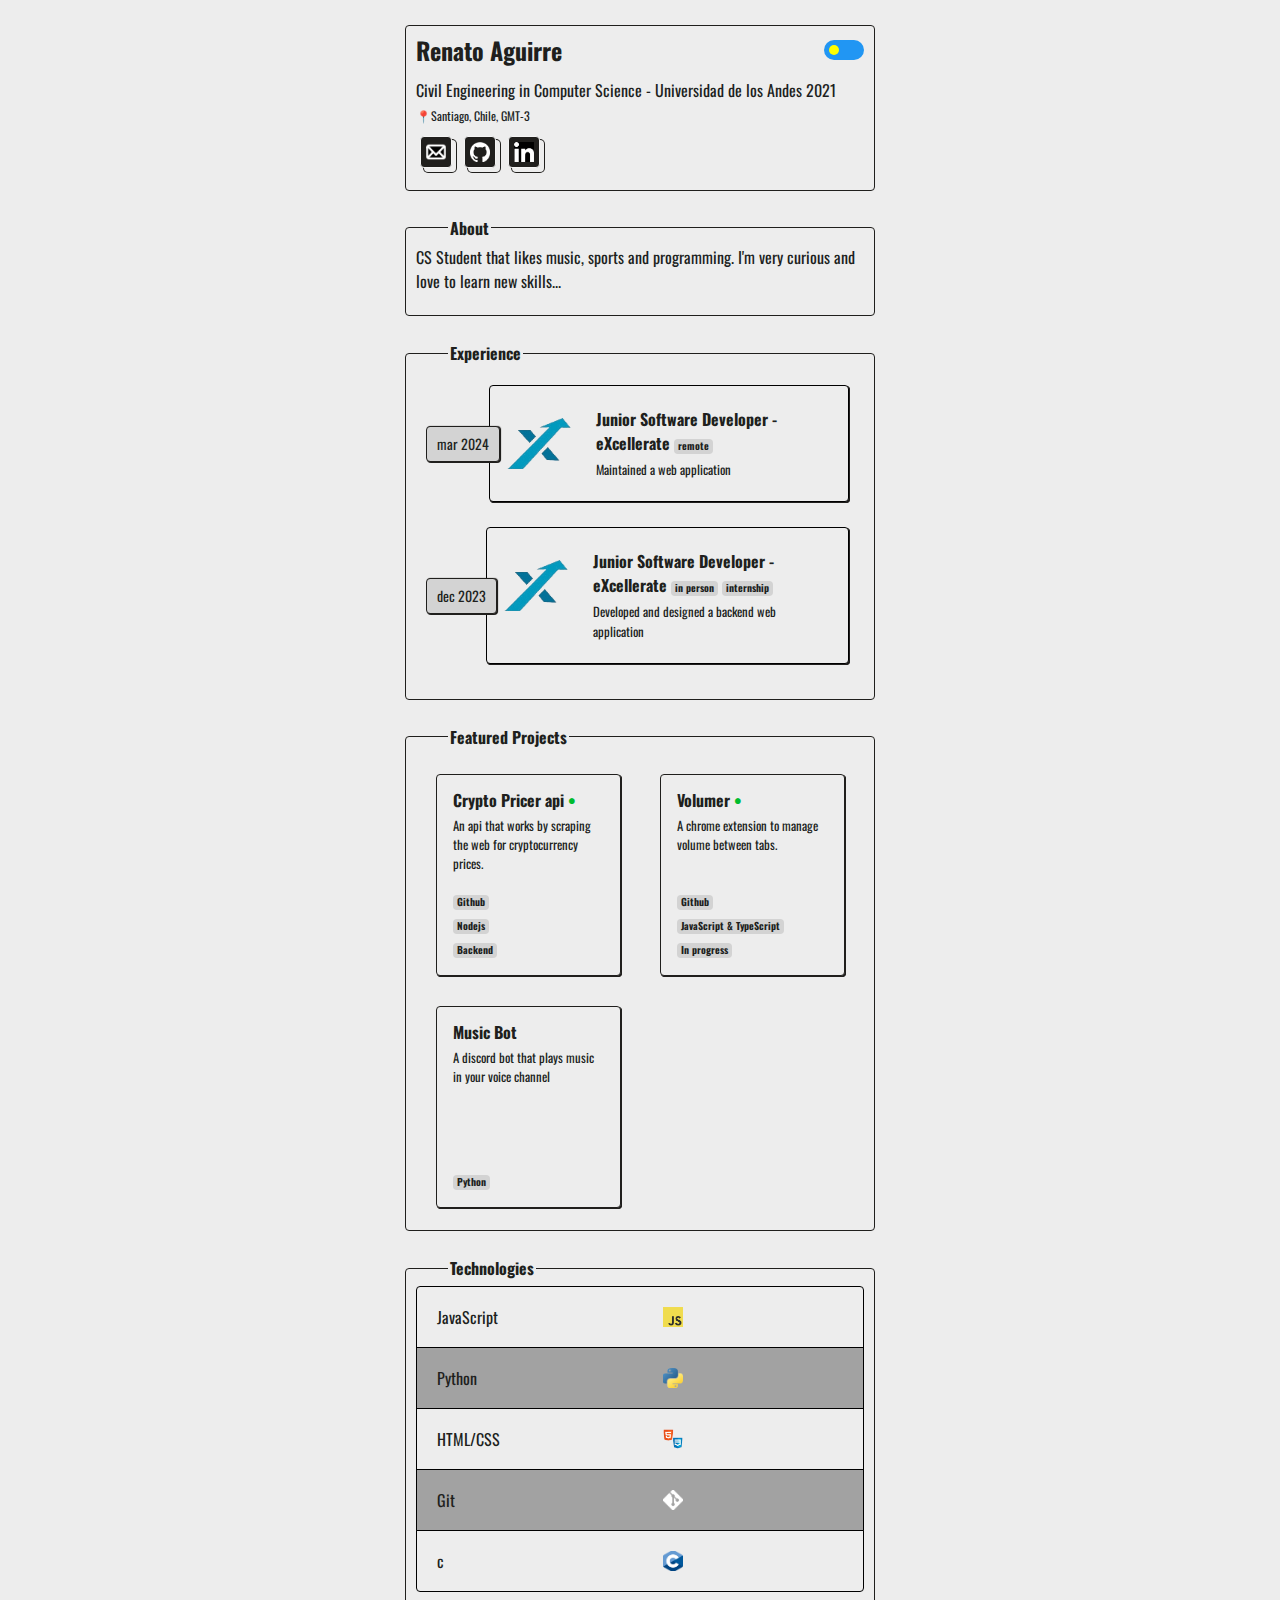
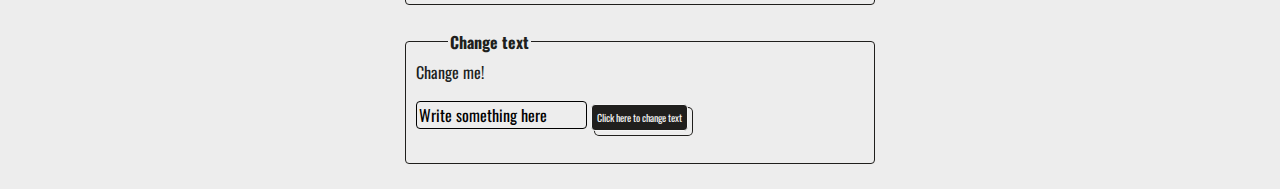
<file: index.html>
<!DOCTYPE html>
<html lang="en" data-theme="light">
  <head>
    <meta charset="UTF-8" />
    <meta name="viewport" content="width=device-width, initial-scale=1.0" />
    <link
      rel="stylesheet"
      href="https://cdn.jsdelivr.net/npm/bootstrap@4.3.1/dist/css/bootstrap.min.css"
      integrity="sha384-ggOyR0iXCbMQv3Xipma34MD+dH/1fQ784/j6cY/iJTQUOhcWr7x9JvoRxT2MZw1T"
      crossorigin="anonymous"
    />
    <link rel="preconnect" href="https://fonts.googleapis.com" />
    <link rel="preconnect" href="https://fonts.gstatic.com" crossorigin />
    <link
      href="https://fonts.googleapis.com/css2?family=Oswald:wght@200..700&display=swap"
      rel="stylesheet"
    />
    <link rel="stylesheet" href="./src/style.css" />
    <link rel="icon" type="image/x-icon" href="./assets/z.png" />
    <title>RenatoAguirre</title>
  </head>
  <body>
    <div class="container">
      <fieldset id="head">
        <!-- <legend class="legend">Renato Aguirre</legend> -->
        <h2 id="Title" class="title">
          Renato Aguirre
          <label class="switch">
            <input type="checkbox" id="toggle" />
            <span class="slider"></span>
          </label>
        </h2>
        <h4 id="MajorCollegeAndYear">
          Civil Engineering in Computer Science - Universidad de los Andes 2021
        </h4>
        <text id="location">📍Santiago, Chile, GMT-3</text>

        <div clas="button div">
          <a
            class="button-link"
            role="button"
            href="mailto:renatoagu6@gmail.com"
            target="_blank"
            rel="noreferrer noopener"
          >
            <img id="mail-logo" src="./assets/mail.png" />
          </a>
          <a
            class="button-link"
            role="button"
            href="https://github.com/RenatoAguirre"
            target="_blank"
            rel="noreferrer noopener"
          >
            <img id="github-logo" src="./assets/github-mark-white.png" />
          </a>
          <a
            class="button-link"
            role="button"
            href="https://www.linkedin.com/in/renato-aguirre-5038b5293/"
            target="_blank"
            rel="noreferrer noopener"
          >
            <img id="linkedin-logo" src="./assets/linkedin-white.png" />
          </a>
        </div>
      </fieldset>

      <fieldset id="about">
        <legend>About</legend>
        <p id="Summary">
          CS Student that likes music, sports and programming. I'm very curious
          and love to learn new skills...
        </p>
      </fieldset>

      <fieldset id="experience-fieldset">
        <legend>Experience</legend>
        <ul class="list-group list-group-horizontal" id="work-experience">
          <li class="list-group-item" id="date-holder">
            <span
              class="badge text-bg-secondary"
              id="job-date"
              data-bs-toggle="tooltip"
              data-bs-custom-class="custom-tooltip"
              data-bs-title="mar 2024 - present"
              >mar 2024</span
            >
          </li>
          <li class="list-group-item d-flex">
            <img class="work-logo" src="./assets/excellerateco_logo.png" />
            <div class="job-text-container">
              <div class="job-title">
                Junior Software Developer - eXcellerate
                <span class="badge text-bg-secondary" id="job-mode">
                  remote</span
                >
              </div>
              <p class="job-desc">Maintained a web application</p>
            </div>
          </li>
        </ul>
        <ul class="list-group list-group-horizontal" id="work-experience">
          <li class="list-group-item" id="date-holder">
            <span
              class="badge text-bg-secondary"
              id="job-date"
              data-bs-toggle="tooltip"
              data-bs-custom-class="custom-tooltip"
              data-bs-title="dec 2023 - mar 2024"
              >dec 2023</span
            >
          </li>
          <li class="list-group-item d-flex">
            <img class="work-logo" src="./assets/excellerateco_logo.png" />
            <div class="job-text-container">
              <div class="job-title">
                Junior Software Developer - eXcellerate
                <span class="badge text-bg-secondary" id="job-mode">
                  in person</span
                >
                <span class="badge text-bg-secondary" id="job-mode">
                  internship</span
                >
              </div>
              <p class="job-desc">
                Developed and designed a backend web application
              </p>
            </div>
          </li>
        </ul>
      </fieldset>

      <fieldset id="projects">
        <legend>Featured Projects</legend>
        <div class="container text-center">
          <div class="row">
            <div class="col">
              <div class="card" style="width: 185px;">
                <div class="card-body">
                  <h5 class="card-title">Crypto Pricer api <span id="card-title-span">•</span></h5>
                  <p class="card-text">An api that works by scraping the web for cryptocurrency prices.</p>
                  <div class="badge-container">
                    <span class="badge text-bg-secondary" id="project-badge"><a
                      href="https://github.com/RenatoAguirre/crypto_pricer_api"
                      target="_blank"
                      rel="noreferrer noopener"
                    >Github</a></span> <br>
                    <span class="badge text-bg-secondary" id="project-badge">Nodejs</span> <br>
                    <span class="badge text-bg-secondary" id="project-badge">Backend</span> <br>
                  </div>
                </div>
              </div>
            </div>
            <div class="col">
              <div class="card" style="width: 185px;">
                <div class="card-body">
                  <h5 class="card-title">Volumer <span id="card-title-span">•</span></h5>
                  <p class="card-text">A chrome extension to manage volume between tabs.</p>
                  <div class="badge-container">
                    <span class="badge text-bg-secondary" id="project-badge"><a
                      href="https://github.com/RenatoAguirre/Volumer"
                      target="_blank"
                      rel="noreferrer noopener"
                    >Github</a></span> <br>
                    <span class="badge text-bg-secondary" id="project-badge">JavaScript & TypeScript</span> <br>
                    <span class="badge text-bg-secondary" id="project-badge">In progress</span>
                  </div>
                </div>
              </div>
            </div>
          </div>

          <div class="row">
            <div class="col">
              <div class="card" style="width: 185px;">
                <div class="card-body">
                  <h5 class="card-title">Music Bot</h5>
                  <p class="card-text">A discord bot that plays music in your voice channel</p>
                  <div class="badge-container">
                    <span class="badge text-bg-secondary" id="project-badge">Python</span> <br>
                  </div>
                </div>
              </div>
            </div>
          </div>
        </div>
      </fieldset>

      <fieldset id="technologies">
        <legend>Technologies</legend>
        <ul class="list-group">
          <li class="list-group-item">
            <div class="row align-items-center">
              <div class="col">JavaScript</div>
              <div class="col">
                <img class="logo" src="./assets/JavaScript-logo.png" />
              </div>
            </div>
          </li>
          <li class="list-group-item-even">
            <div class="row align-items-center">
              <div class="col">Python</div>
              <div class="col">
                <img class="logo" src="./assets/py.png" />
              </div>
            </div>
          </li>
          <li class="list-group-item">
            <div class="row align-items-center">
              <div class="col">HTML/CSS</div>
              <div class="col">
                <img class="logo" src="./assets/htmlcss.png" />
              </div>
            </div>
          </li>
          <li class="list-group-item-even">
            <div class="row align-items-center">
              <div class="col">Git</div>
              <div class="col">
                <img class="logo" src="./assets/Git-Icon-White.png" />
              </div>
            </div>
          </li>
          <li class="list-group-item">
            <div class="row align-items-center">
              <div class="col">c</div>
              <div class="col">
                <img class="logo" src="./assets/C_Logo.png" />
              </div>
            </div>
          </li>
        </ul>
      </fieldset>

      <fieldset id="insert">
        <legend class="legend">Change text</legend>
        <p id="textToReplace">Change me!</p>
        <p id="text">
          <input
            type="text"
            class="textbox"
            placeholder="Write something here"
            id="input"
          /><button class="button-link" id="button">
            Click here to change text
          </button>
        </p>
      </fieldset>
    </div>

    <script
      src="https://cdn.jsdelivr.net/npm/bootstrap@5.3.3/dist/js/bootstrap.bundle.min.js"
      integrity="sha384-YvpcrYf0tY3lHB60NNkmXc5s9fDVZLESaAA55NDzOxhy9GkcIdslK1eN7N6jIeHz"
      crossorigin="anonymous"
    ></script>
    <script src="./src/index.js" type="module"></script>
  </body>
</html>
</file>
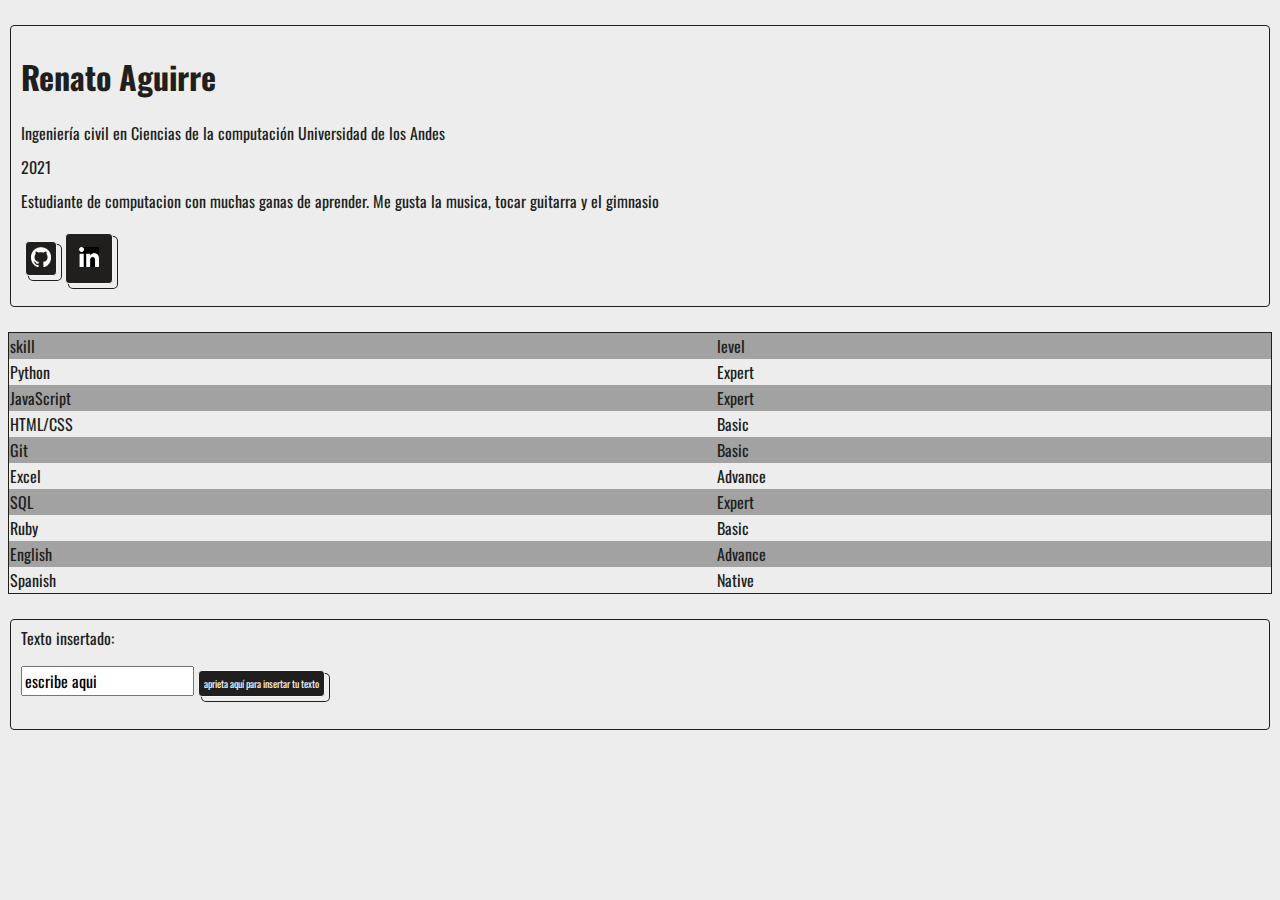
<file: src/index.html>
<!DOCTYPE html>
<html lang="en">
  <head>
    <meta charset="UTF-8" />
    <meta name="viewport" content="width=device-width, initial-scale=1.0" />
    <link rel="stylesheet" href="style.css" />
    <link rel="preconnect" href="https://fonts.googleapis.com" />
    <link rel="preconnect" href="https://fonts.gstatic.com" crossorigin />
    <link
      href="https://fonts.googleapis.com/css2?family=Oswald:wght@200..700&display=swap"
      rel="stylesheet"
    />
    <title>My Personal page</title>
  </head>
  <body>
    <section class="content">
      <fieldset id="head">
        <h1 id="Title" class="title">Renato Aguirre</h1>
        <p id="Major">
          Ingeniería civil en Ciencias de la computación Universidad de los
          Andes <p id="year" class="title">2021</p>
        </p>
        
        <p id="Summary">
          Estudiante de computacion con muchas ganas de aprender. Me gusta la
          musica, tocar guitarra y el gimnasio
        </p>
        <div clas="button div">
          <a 
            class="button-link"
            role="button"
            href="https://github.com/"
            target="_blank"
            rel="noreferrer noopener"
          >
           <img id="github-logo" src="./assets/github-mark-white.png">
           <a 
            class="button-link"
            role="button"
            href="https://www.linkedin.com/in/renato-aguirre-5038b5293/"
            target="_blank"
            rel="noreferrer noopener"
          >
           <img class="logo" id="linkedin-logo" src="./assets/linkedin-white.png">
          </a>
        </div>
      </fieldset>

      <table>
        <tr>
          <td>skill</td>
          <td>level</td>
        </tr>
        <tr>
          <td>Python</td>
          <td>Expert</td>
        </tr>
        <tr>
          <td>JavaScript</td>
          <td>Expert</td>
        </tr>
        <tr>
          <td>HTML/CSS</td>
          <td>Basic</td>
        </tr>
        <tr>
          <td>Git</td>
          <td>Basic</td>
        </tr>
        <tr>
          <td>Excel</td>
          <td>Advance</td>
        </tr>
        <tr>
          <td>SQL</td>
          <td>Expert</td>
        </tr>
        <tr>
          <td>Ruby</td>
          <td>Basic</td>
        </tr>
        <tr>
          <td>English</td>
          <td>Advance</td>
        </tr>
        <tr>
          <td>Spanish</td>
          <td>Native</td>
        </tr>
      </table>

      <fieldset id="insert">
        <p>Texto insertado:</p>
        <p id="text">
          <input type="text" placeholder="escribe aqui" id="input" /><button class="button-link" id="button" 
          >
            aprieta aquí para insertar tu texto
          </button>
        </p>
      </fieldset>
    </section>
    <script src="index.js"></script>
  </body>
</html>
</file>
<file: src/style.css>
html {
  font-family: Oswald, sans-serif;
}

body {
  font-family: Oswald, sans-serif;
  background-color: #ededed;
  color: #201f1d;
  --primary-color: #ededed;
  --secondary-color: #ededed;
  --third-color: black;
  --inverse-color: #201f1d;
  --gray: #d3d3d3;
}

.dark-mode {
  font-family: Oswald;
  background-color: #201f1d;
  color: #ededed;
  --primary-color: #201f1d;
  --secondary-color: gray;
  --third-color: #ededed;
  --inverse-color: #ededed;
  --gray: gray;
}

.container {
  max-width: 500px;
  margin: auto;
  overflow: hidden;
}

legend {
  font-family: Oswald, sans-serif;
  display: block;
  padding-inline-start: 2px;
  padding-inline-end: 2px;
  border-width: initial;
  border-style: none;
  border-color: initial;
  border-image: initial;
  width: auto;
  margin-bottom: 0;
  font-size: 1rem;
}

h2 {
  font-family: Oswald, sans-serif;
  margin-block-start: 0px;
  margin-block-end: 0px;
  font-size: 1.5rem;
  font-weight: bold;
  line-height: normal;
}

h4 {
  font-family: Oswald;
  margin-top: 50px;
  margin-block-start: 10px;
  margin-block-end: 0px;
  font-weight: normal;
  font-size: 1rem;
  line-height: normal;
}

input {
  margin: 0;
  font-family: inherit;
  font-size: 1rem;
  line-height: 1rem;
}

#location {
  margin-block-start: 5px;
  margin-block-end: 0px;
  font-weight: normal;
  font-size: 12px;
}

p {
  font-family: Oswald, sans-serif;
  display: block;
  margin-block-start: 0px;
  margin-block-end: 0px;
  margin-inline-start: 0px;
  margin-inline-end: 0px;
  margin-bottom: 10px;
  font-weight: normal;
}

.list-group-item {
  position: relative;
  display: block;
  padding: 0.75rem 1.25rem;
  margin-bottom: -1px;
  background-color: var(--primary-color);
  border: 1px solid var(--third-color);
}

.list-group-item-even {
  /*for weird bug with border radius */
  position: relative;
  display: block;
  padding: 0.75rem 1.25rem;
  margin-bottom: -1px;
  background-color: #a2a2a2;
  border: 1px solid var(--third-color);
}

.list-group-horizontal .list-group-item:last-child {
  border-top-right-radius: 0.25rem;
  border-bottom-right-radius: 0.25rem;
  border-bottom-left-radius: 0.25rem;
  border-top-left-radius: 0.25rem;
  margin-left: -30px;
  box-shadow: var(--inverse-color) 1px 1px 0 0, var(--inverse-color) 1px 1px;
}

body tr:nth-child(odd) {
  background-color: #a2a2a2;
}

/* logos */

.logo {
  /* default */
  width: 20px;
  height: 20px;
  object-fit: cover;
  object-position: 50% 50%;
  position: relative;
  padding: 8px 8px 8px 8px;
  box-sizing: content-box;
}

.work-logo {
  width: 75px;
  height: 75px;
  object-fit: cover;
  object-position: 50% 50%;
  position: relative;
  padding: 8px 8px 8px 8px;
  box-sizing: content-box;
  margin-left: -15px;
}

#github-logo {
  width: 20px;
  height: 20px;
}
#linkedin-logo {
  width: 20px;
  height: 20px;
}
#mail-logo {
  width: 20px;
  height: 20px;
}

/* Button */
.button-link {
  appearance: button;
  background-color: #201f1d;
  background-image: none;
  border: 1px solid;
  border-radius: 4px;
  box-shadow: var(--secondary-color) 4px 4px 0 0, #201f1d 4px 4px 0 1px;
  box-sizing: border-box;
  color: #f4f4f4;
  cursor: pointer;
  display: inline-block;
  font-family: Oswald, sans-serif;
  font-size: 10px;
  font-weight: 400;
  margin: 0 5px 10px 0;
  overflow: visible;
  padding: 8px 8px;
  text-transform: none;
  touch-action: manipulation;
  user-select: none;
  -webkit-user-select: none;
  vertical-align: middle;
  white-space: nowrap;
  text-decoration: none;
  margin-right: 4px;
  margin-left: 4px;
  margin-top: 10px;
}

.button-link:focus {
  text-decoration: none;
}

.button-link:hover {
  text-decoration: none;
  box-shadow: #f4f4f4 2px 2px 0 0, #201f1d 2px 2px 0 1px;
  transform: translate(2px, 2px);
}

.button-link:active {
  box-shadow: rgba(0, 0, 0, 0.125) 0 3px 5px inset;
  outline: 0;
}

.button-link:not([disabled]):active {
  box-shadow: #f4f4f4 2px 2px 0 0, #201f1d 2px 2px 0 1px;
  transform: translate(2px, 2px);
}

@media (min-width: 768px) {
  .button-link {
    padding: 5px 5px;
  }
}

#job-date {
  font-family: Oswald, sans-serif;
  font-size: 0.4rem;
  z-index: 1;
  color: var(--inverse-color);
  background-color: var(--gray);
  border: 1px solid var(--inverse-color);
  border-radius: 4px;
  box-shadow: var(--inverse-color) 1px 1px 0 0, var(--inverse-color) 1px 0 1px;
  box-sizing: border-box;
  font-size: 14px;
  padding: 10px 10px 10px 10px;
  font-weight: 400;
  max-width: 130px;
  white-space: nowrap;
}

#job-mode {
  font-family: Oswald, sans-serif;
  background-color: var(--gray);
  font-size: 10px;
}

fieldset {
  font-family: Oswald, sans-serif;
  border: 1px solid;
  border-radius: 4px;
  margin-top: 25px;
  margin-bottom: 25px;
  padding: 0.35em 0.625em 0.75em;
}

#experience-fieldset {
  font-family: Oswald, sans-serif;
  padding-top: 20px;
  padding-bottom: 10px;
  padding-left: 10px;
  padding-right: 25px;
}

#work-experience {
  font-family: Oswald, sans-serif;
  margin-bottom: 25px;
}

#date-holder {
  border: 0px solid;
  vertical-align: middle;
  display: flex;
  align-items: center;
  justify-content: center;
  margin-left: -10px;
}

.job-title {
  font-family: Oswald, sans-serif;
  font-size: 1rem;
  font-weight: bold;
  margin-top: 5px;
  margin-left: 0px;
  margin-bottom: 10px;
}

.job-desc {
  font-family: Oswald, sans-serif;
  font-size: 0.8rem;
  margin-top: -5px;
  margin-left: 0px;
  margin-bottom: 10px;
}

.job-text-container {
  margin-left: 10px;
  margin-top: 4px;
}

legend {
  font-family: Oswald, sans-serif;
  font-size: 16;
  font-weight: bolder;
  margin-left: 32px;
}

table {
  border-collapse: collapse;
  width: 100%;
  border: 1px solid;
  border-radius: 4px;
}

.firstReg {
  font-weight: bold;
  font-size: 20;
}

/* Switch */

/* The switch - the box around the slider */
.switch {
  font-size: 17px;
  position: relative;
  float: right;
  margin-top: 8px;
  width: 40px;
  height: 20px;
  border: #000;
}

/* Hide default HTML checkbox */
.switch input {
  opacity: 0;
  width: 0;
  height: 0;
}

/* The slider */
.slider {
  position: absolute;
  cursor: pointer;
  top: 0;
  left: 0;
  right: 0;
  bottom: 0;
  background-color: #2196f3;
  transition: 0.4s;
  border-radius: 30px;
}

.slider:before {
  position: absolute;
  content: "";
  height: 10px;
  width: 10px;
  border-radius: 20px;
  left: 0.3em;
  bottom: 0.3em;
  background-color: yellow;
  transition: 0.4s;
}

.switch input:checked + .slider:before {
  background-color: white;
  border-radius: 20px;
}

.switch input:checked + .slider {
  background-color: var(--secondary-color);
}

.switch input:focus + .slider {
  box-shadow: 0 0 1px #2196f3;
}

.switch input:checked + .slider:before {
  transform: translateX(20px);
}

.textbox {
  border-radius: 4px;
  border: 1px solid;
  background-color: var(--secondary-color);
}

::placeholder {
  color: var(--third-color);
  opacity: 1;
  font-family: Oswald, sans-serif;
}

.custom-tooltip {
  font-family: Oswald, sans-serif;
}

.project-col {
  -ms-flex-preferred-size: 0;
  flex-basis: 0;
  -ms-flex-positive: 1;
  flex-grow: 1;
  max-width: 100%;
}

/* Project Card */
.card-text {
  font-family: Oswald, sans-serif;
  font-size: 0.8rem;
  margin-top: -5px;
  margin-left: 0px;
  margin-bottom: 10px;
}

.card-title {
  font-family: Oswald, sans-serif;
  font-size: 1rem;
  font-weight: bold;
  margin-top: 0px;
  margin-left: 0px;
  margin-bottom: 10px;
}

.card-body {
  -ms-flex: 1 1 auto;
  flex: 1 1 auto;
  padding: 1rem;
  text-align: left;
  height: 200px;
}

.card {
  position: relative;
  display: -ms-flexbox;
  display: flex;
  -ms-flex-direction: column;
  flex-direction: column;
  min-width: 0;
  word-wrap: break-word;
  background-color: var(--primary-color);
  background-clip: border-box;
  border: 1px solid;
  border-radius: 0.25rem;
  margin-top: 20px;
  margin-bottom: 10px;
  margin-left: 5px; /* for alignment*/
  max-width: 100%;
  box-shadow: var(--inverse-color) 1px 1px 0 0, var(--inverse-color) 1px 1px;
}

#project-badge {
  font-family: Oswald, sans-serif;
  background-color: var(--gray);
  margin-bottom: 0;
  font-size: 10px;
}

.badge-container {
  margin-top: auto;
  margin-bottom: 0rem;
  position: absolute;
  bottom: 1rem;
  left: 1rem;
}

#card-title-span {
  color: rgb(0, 188, 47);
  animation-name: flicker;
  animation-duration: 3s;
  animation-timing-function: ease-in;
  animation-iteration-count: infinite;
}

a {
  color: var(--inverse-color);
  text-decoration: none;
}
</file>
